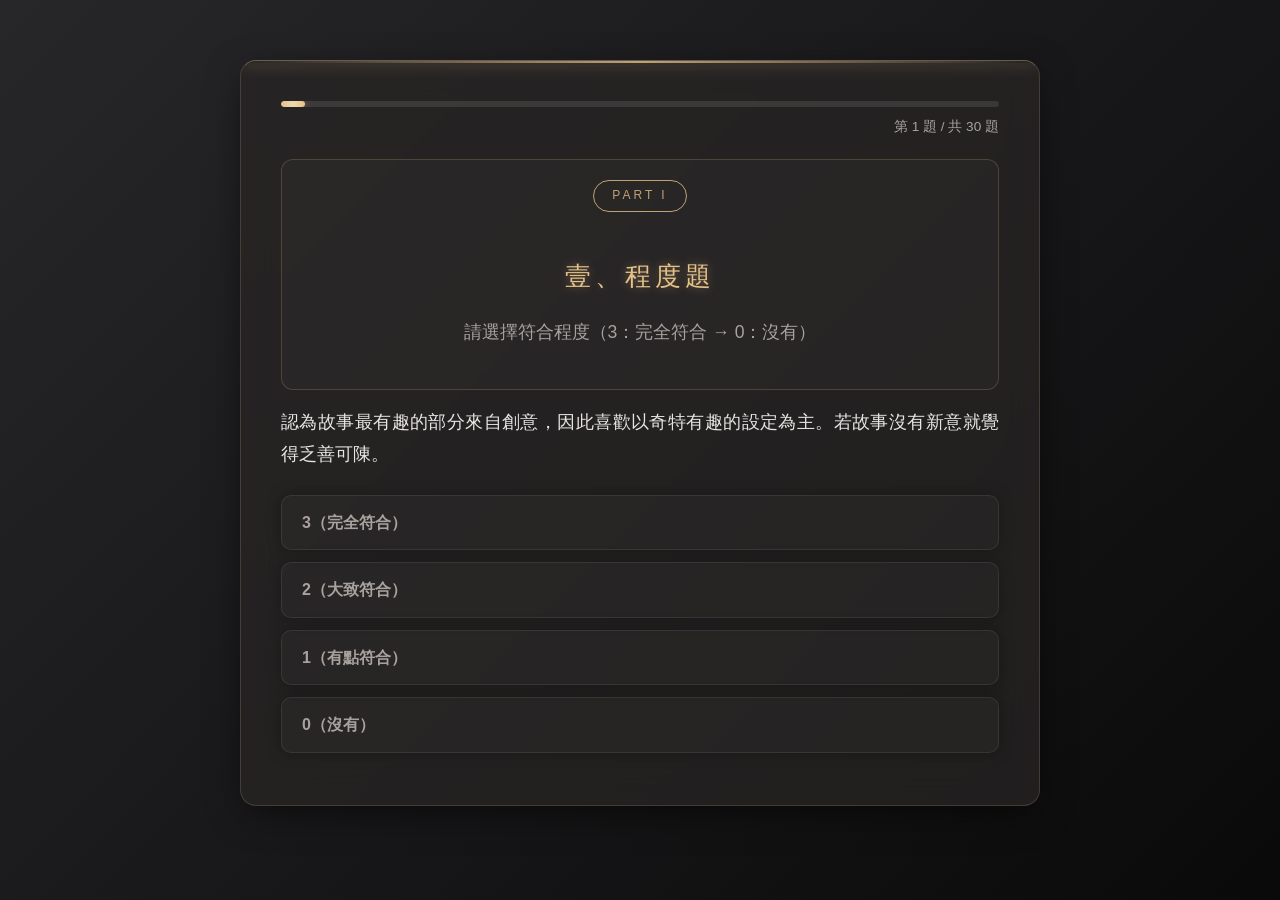
<file: author-quiz.html>
<!doctype html>
<html lang="zh-TW">
  <head>
    <meta charset="UTF-8" />
    <meta name="viewport" content="width=device-width, initial-scale=1.0" />
    <title>Redirecting...</title>
  </head>
  <body>
    <script>
      window.location.replace("index.html?page=quiz");
    </script>
  </body>
</html>
</file>
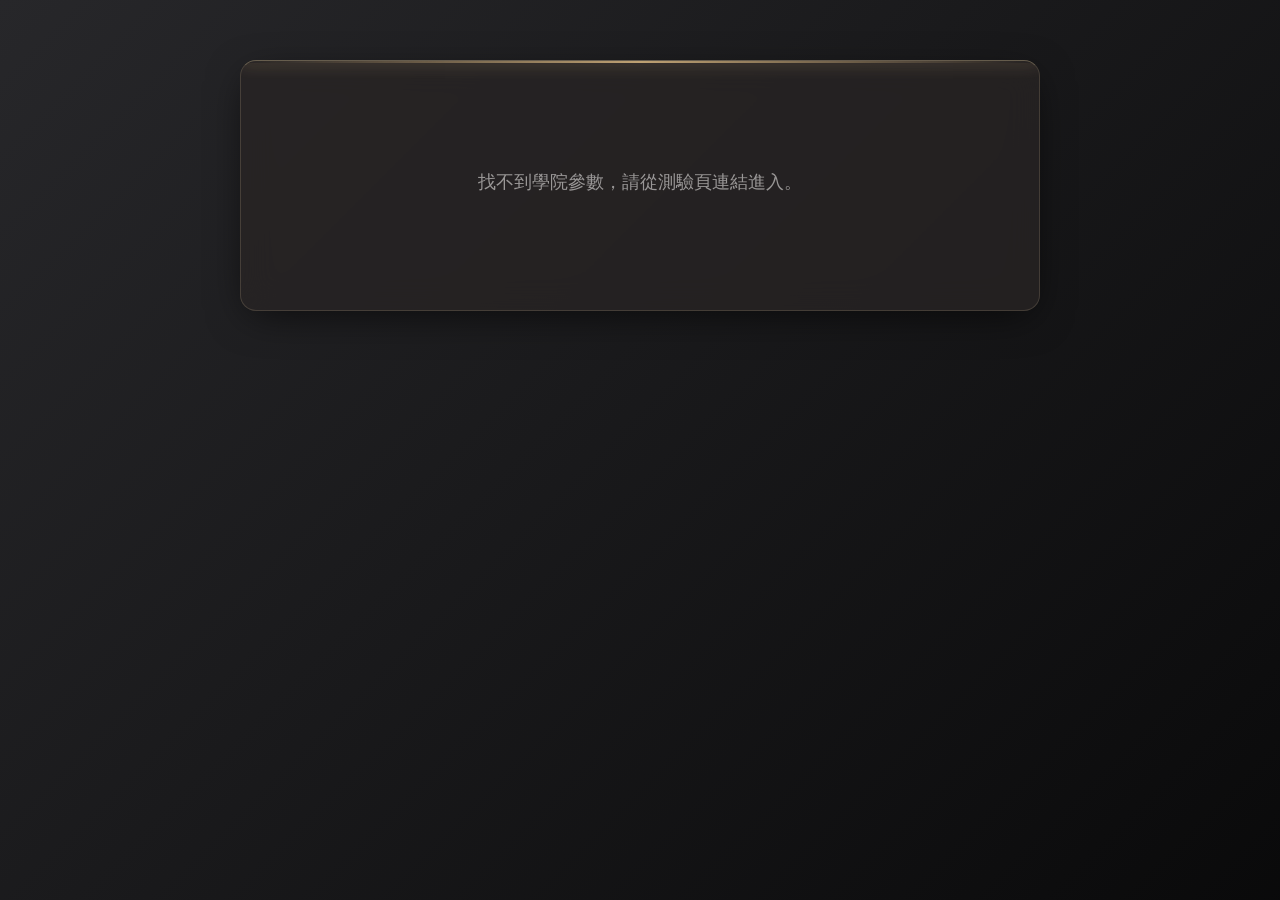
<file: result.html>
<!doctype html>
<html lang="zh-TW">
  <head>
    <meta charset="UTF-8" />
    <meta name="viewport" content="width=device-width, initial-scale=1.0" />
    <title>Redirecting...</title>
  </head>
  <body>
    <script>
      const params = new URLSearchParams(window.location.search);
      const academy = params.get("academy");
      const target = academy
        ? `index.html?page=result&academy=${encodeURIComponent(academy)}`
        : "index.html?page=result";
      window.location.replace(target);
    </script>
  </body>
</html>
</file>
